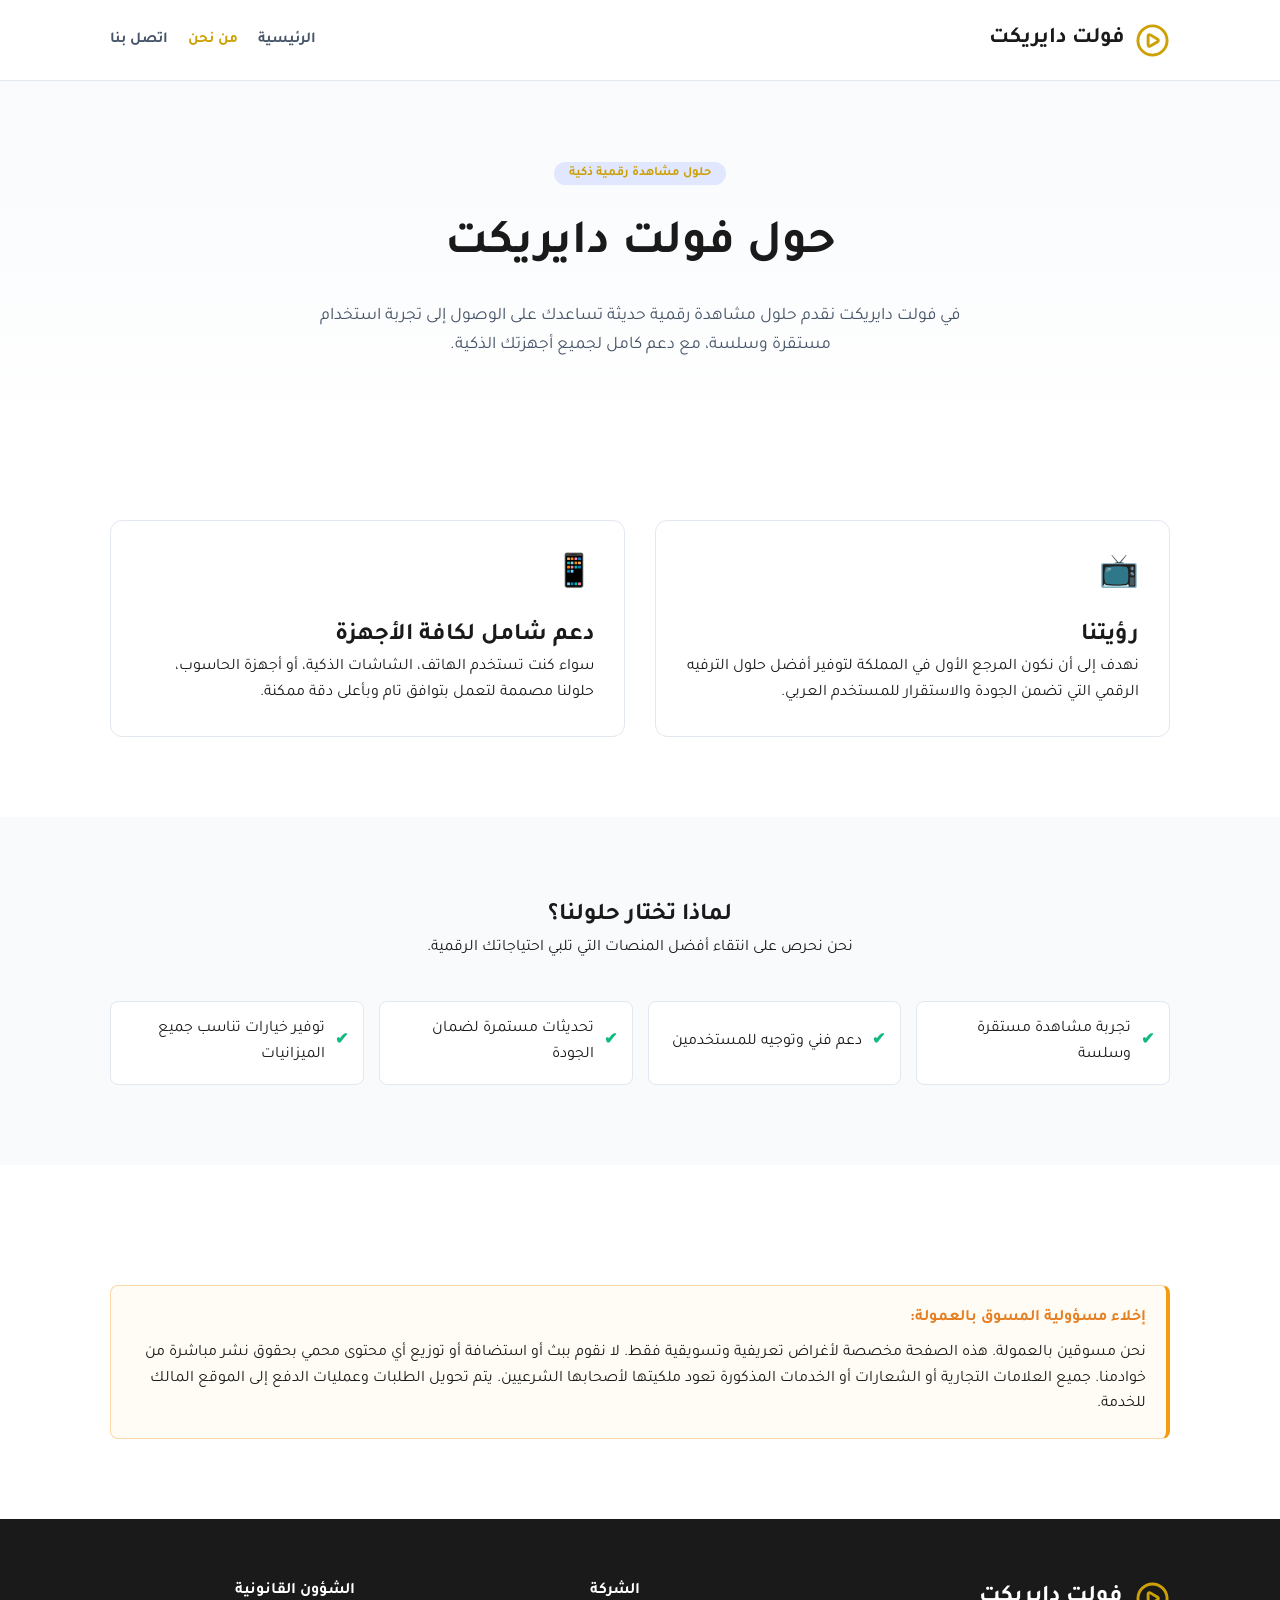
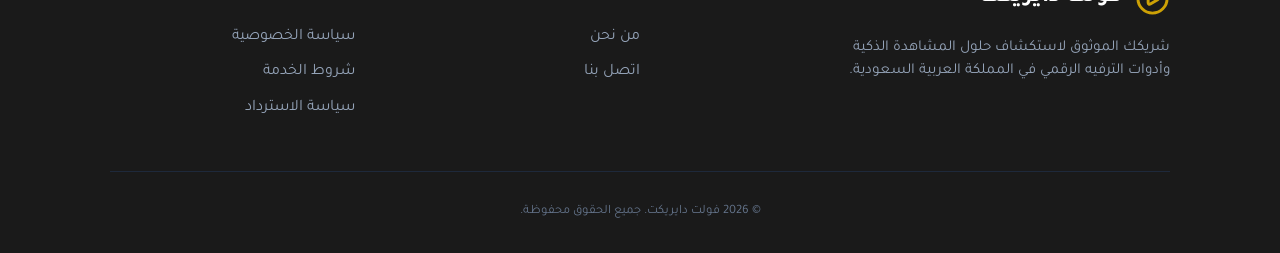
<file: pages/about-us.html>
<!DOCTYPE html>
<html lang="ar" dir="rtl">
<head>
    <meta charset="UTF-8">
    <meta name="viewport" content="width=device-width, initial-scale=1.0">
    <title>من نحن — فولت دايريكت</title>
    <link rel="icon" type="image/x-icon" href="../assets/Favicon.webp">
    
    <link rel="preconnect" href="https://fonts.googleapis.com">
    <link rel="preconnect" href="https://fonts.gstatic.com" crossorigin>
    <link href="https://fonts.googleapis.com/css2?family=Tajawal:wght@400;500;700;800&display=swap" rel="stylesheet">
    
    <link rel="stylesheet" href="../assets/style.css">

    <style>
        /* تطبيق خط Tajawal على كامل الصفحة */
        body {
            font-family: 'Tajawal', sans-serif !important;
        }
        h1, h2, h3, h4, .vv-logo, .vv-nav a {
            font-family: 'Tajawal', sans-serif !important;
            font-weight: 700;
        }
    </style>
</head>
<body>

<header class="vv-header">
    <div class="vv-container vv-header-inner">
        <a href="../" class="vv-logo">
            <img src="../assets/Logo.svg" alt="فولت دايريكت">
            <span>فولت دايريكت</span>
        </a>
        <nav class="vv-nav">
            <a href="../">الرئيسية</a>
            <a href="./about-us" class="active">من نحن</a>
            <a href="./contact-us">اتصل بنا</a>
        </nav>
    </div>
</header>

<main>
    <section class="vv-hero">
        <div class="vv-container">
            <span class="vv-badge">حلول مشاهدة رقمية ذكية</span>
            <h1>حول فولت دايريكت</h1>
            <p>في فولت دايريكت نقدم حلول مشاهدة رقمية حديثة تساعدك على الوصول إلى تجربة استخدام مستقرة وسلسة، مع دعم كامل لجميع أجهزتك الذكية.</p>
        </div>
    </section>

    <section class="vv-section">
        <div class="vv-container vv-grid-2">
            <div class="vv-card-simple">
                <div class="vv-icon-box">📺</div>
                <h2>رؤيتنا</h2>
                <p>نهدف إلى أن نكون المرجع الأول في المملكة لتوفير أفضل حلول الترفيه الرقمي التي تضمن الجودة والاستقرار للمستخدم العربي.</p>
            </div>
            <div class="vv-card-simple">
                <div class="vv-icon-box">📱</div>
                <h2>دعم شامل لكافة الأجهزة</h2>
                <p>سواء كنت تستخدم الهاتف، الشاشات الذكية، أو أجهزة الحاسوب، حلولنا مصممة لتعمل بتوافق تام وبأعلى دقة ممكنة.</p>
            </div>
        </div>
    </section>

    <section class="vv-section vv-bg-light">
        <div class="vv-container">
            <div class="vv-section-header">
                <h2>لماذا تختار حلولنا؟</h2>
                <p>نحن نحرص على انتقاء أفضل المنصات التي تلبي احتياجاتك الرقمية.</p>
            </div>
            <div class="vv-features-grid">
                <div class="vv-feature-item"><span class="vv-check">✔</span><p>تجربة مشاهدة مستقرة وسلسة</p></div>
                <div class="vv-feature-item"><span class="vv-check">✔</span><p>دعم فني وتوجيه للمستخدمين</p></div>
                <div class="vv-feature-item"><span class="vv-check">✔</span><p>تحديثات مستمرة لضمان الجودة</p></div>
                <div class="vv-feature-item"><span class="vv-check">✔</span><p>توفير خيارات تناسب جميع الميزانيات</p></div>
            </div>
        </div>
    </section>

    <section class="vv-section">
        <div class="vv-container vv-narrow-content">
            <div class="vv-disclaimer" style="border-right: 4px solid #f39c12; background: #fffcf5; padding: 20px; border-radius: 8px;">
                <div class="vv-disclaimer-title" style="color: #e67e22; font-weight: bold; margin-bottom: 10px;">إخلاء مسؤولية المسوق بالعمولة:</div>
                <p>نحن مسوقين بالعمولة. هذه الصفحة مخصصة لأغراض تعريفية وتسويقية فقط. لا نقوم ببث أو استضافة أو توزيع أي محتوى محمي بحقوق نشر مباشرة من خوادمنا. جميع العلامات التجارية أو الشعارات أو الخدمات المذكورة تعود ملكيتها لأصحابها الشرعيين. يتم تحويل الطلبات وعمليات الدفع إلى الموقع المالك للخدمة.</p>
            </div>
        </div>
    </section>
</main>

<footer class="vv-footer">
    <div class="vv-container vv-footer-inner">
        <div class="vv-footer-grid">
            <div class="vv-footer-main">
                <div class="vv-footer-brand">
                    <img src="../assets/Logo.svg" alt="شعار فولت دايريكت"> 
                    <span>فولت دايريكت</span>
                </div>
                <p class="vv-footer-text">شريكك الموثوق لاستكشاف حلول المشاهدة الذكية وأدوات الترفيه الرقمي في المملكة العربية السعودية.</p>
            </div>
            <div class="vv-footer-col">
                <h4>الشركة</h4>
                <a href="./about-us">من نحن</a>
                <a href="./contact-us">اتصل بنا</a>
            </div>
            <div class="vv-footer-col">
                <h4>الشؤون القانونية</h4>
                <a href="./privacy-policy">سياسة الخصوصية</a>
                <a href="./terms-of-service">شروط الخدمة</a>
                <a href="./refund-policy">سياسة الاسترداد</a>
            </div>
        </div>
        <div class="vv-footer-bottom">
            © 2026 فولت دايريكت. جميع الحقوق محفوظة.
        </div>
    </div>
</footer>

</body>
</html>
</file>
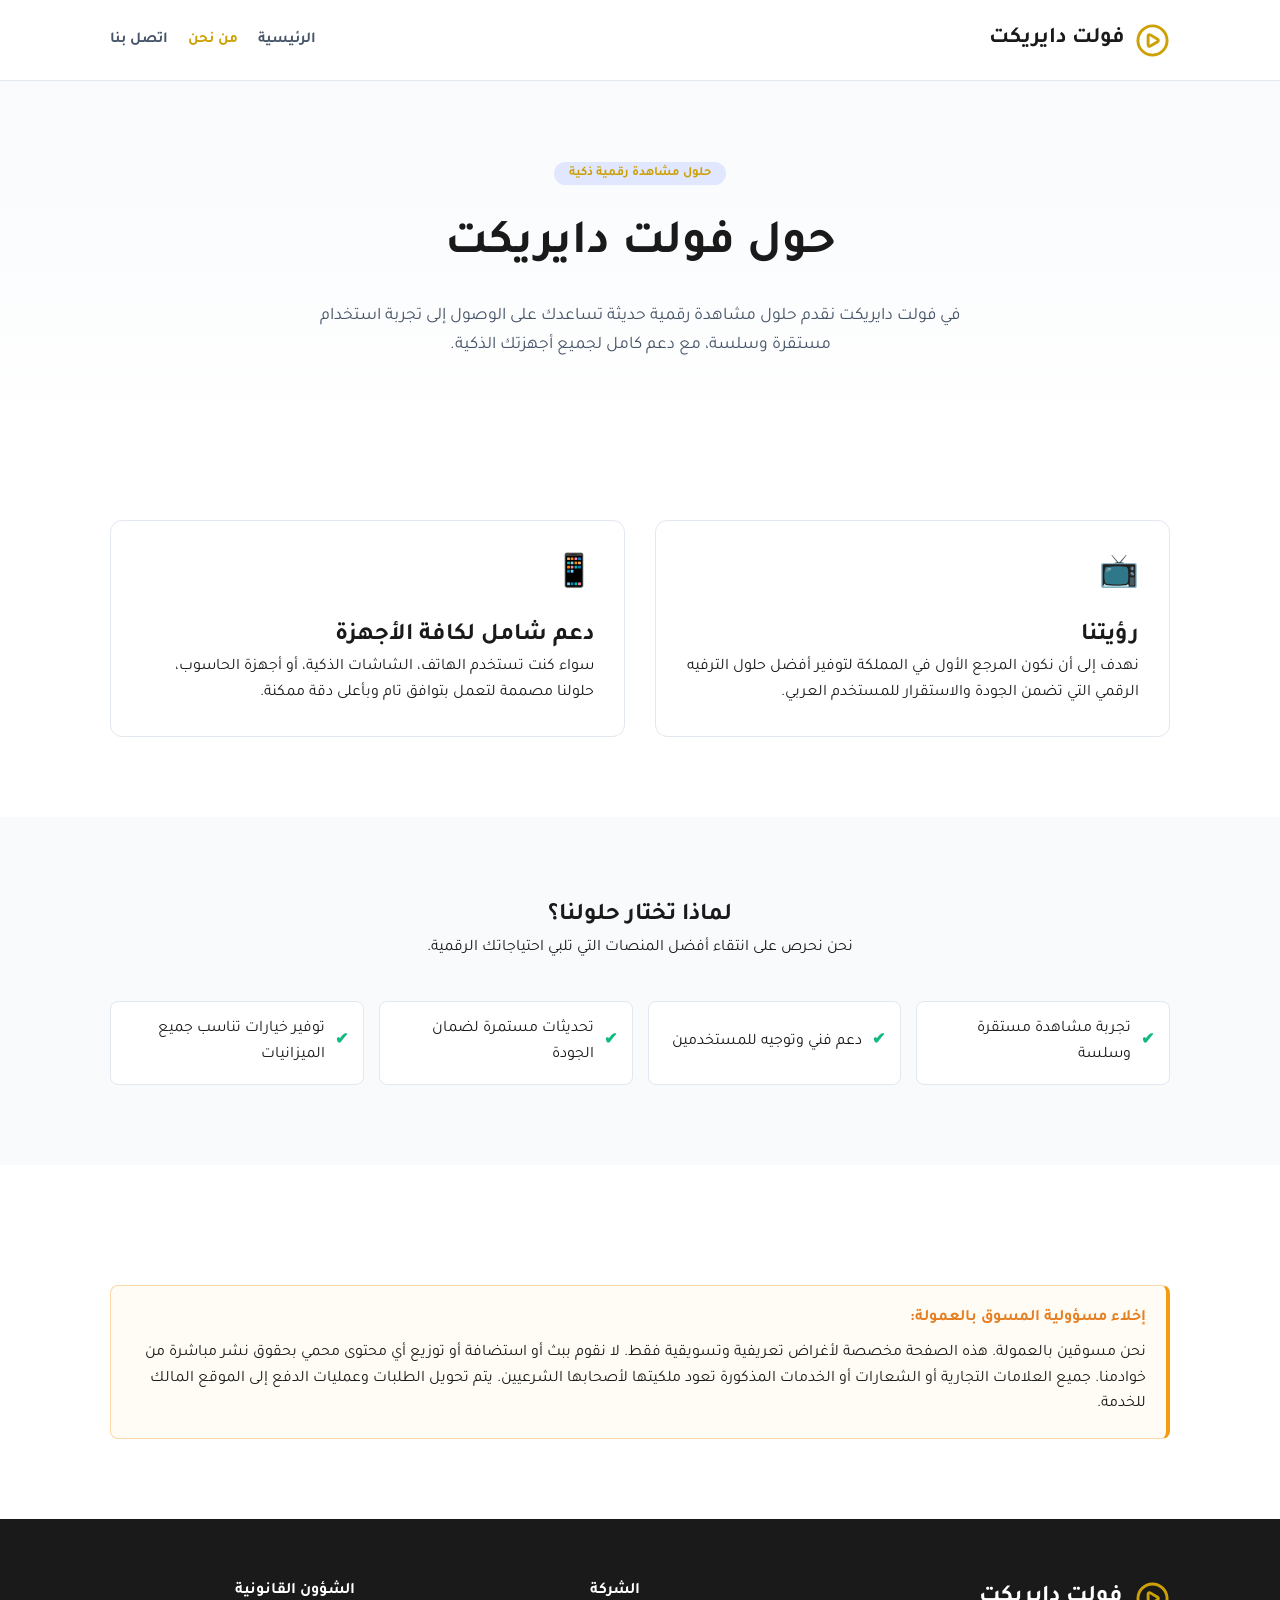
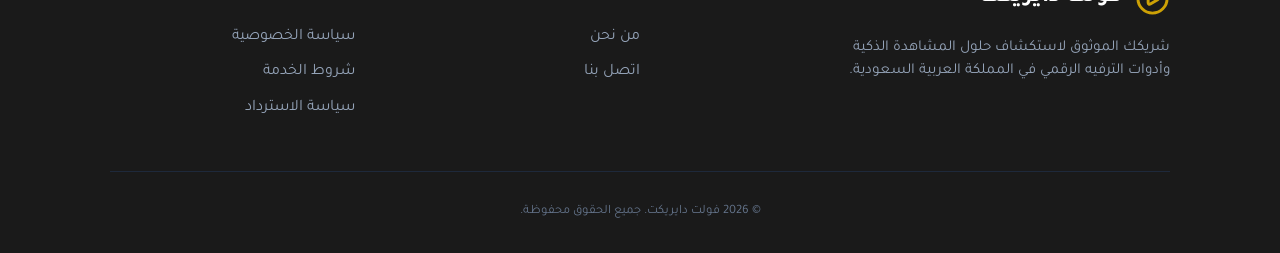
<file: pages/about.html>
<!DOCTYPE html>
<html lang="ar" dir="rtl">
<head>
    <meta charset="UTF-8">
    <meta name="viewport" content="width=device-width, initial-scale=1.0">
    <title>من نحن — فولت دايريكت</title>
    <link rel="icon" type="image/x-icon" href="../assets/Favicon.webp">
    
    <link rel="preconnect" href="https://fonts.googleapis.com">
    <link rel="preconnect" href="https://fonts.gstatic.com" crossorigin>
    <link href="https://fonts.googleapis.com/css2?family=Tajawal:wght@400;500;700;800&display=swap" rel="stylesheet">
    
    <link rel="stylesheet" href="../assets/style.css">

    <style>
        /* تطبيق خط Tajawal على كامل الصفحة */
        body {
            font-family: 'Tajawal', sans-serif !important;
        }
        h1, h2, h3, h4, .vv-logo, .vv-nav a {
            font-family: 'Tajawal', sans-serif !important;
            font-weight: 700;
        }
    </style>
</head>
<body>

<header class="vv-header">
    <div class="vv-container vv-header-inner">
        <a href="../" class="vv-logo">
            <img src="../assets/Logo.svg" alt="فولت دايريكت">
            <span>فولت دايريكت</span>
        </a>
        <nav class="vv-nav">
            <a href="../">الرئيسية</a>
            <a href="./about-us" class="active">من نحن</a>
            <a href="./contact-us">اتصل بنا</a>
        </nav>
    </div>
</header>

<main>
    <section class="vv-hero">
        <div class="vv-container">
            <span class="vv-badge">حلول مشاهدة رقمية ذكية</span>
            <h1>حول فولت دايريكت</h1>
            <p>في فولت دايريكت نقدم حلول مشاهدة رقمية حديثة تساعدك على الوصول إلى تجربة استخدام مستقرة وسلسة، مع دعم كامل لجميع أجهزتك الذكية.</p>
        </div>
    </section>

    <section class="vv-section">
        <div class="vv-container vv-grid-2">
            <div class="vv-card-simple">
                <div class="vv-icon-box">📺</div>
                <h2>رؤيتنا</h2>
                <p>نهدف إلى أن نكون المرجع الأول في المملكة لتوفير أفضل حلول الترفيه الرقمي التي تضمن الجودة والاستقرار للمستخدم العربي.</p>
            </div>
            <div class="vv-card-simple">
                <div class="vv-icon-box">📱</div>
                <h2>دعم شامل لكافة الأجهزة</h2>
                <p>سواء كنت تستخدم الهاتف، الشاشات الذكية، أو أجهزة الحاسوب، حلولنا مصممة لتعمل بتوافق تام وبأعلى دقة ممكنة.</p>
            </div>
        </div>
    </section>

    <section class="vv-section vv-bg-light">
        <div class="vv-container">
            <div class="vv-section-header">
                <h2>لماذا تختار حلولنا؟</h2>
                <p>نحن نحرص على انتقاء أفضل المنصات التي تلبي احتياجاتك الرقمية.</p>
            </div>
            <div class="vv-features-grid">
                <div class="vv-feature-item"><span class="vv-check">✔</span><p>تجربة مشاهدة مستقرة وسلسة</p></div>
                <div class="vv-feature-item"><span class="vv-check">✔</span><p>دعم فني وتوجيه للمستخدمين</p></div>
                <div class="vv-feature-item"><span class="vv-check">✔</span><p>تحديثات مستمرة لضمان الجودة</p></div>
                <div class="vv-feature-item"><span class="vv-check">✔</span><p>توفير خيارات تناسب جميع الميزانيات</p></div>
            </div>
        </div>
    </section>

    <section class="vv-section">
        <div class="vv-container vv-narrow-content">
            <div class="vv-disclaimer" style="border-right: 4px solid #f39c12; background: #fffcf5; padding: 20px; border-radius: 8px;">
                <div class="vv-disclaimer-title" style="color: #e67e22; font-weight: bold; margin-bottom: 10px;">إخلاء مسؤولية المسوق بالعمولة:</div>
                <p>نحن مسوقين بالعمولة. هذه الصفحة مخصصة لأغراض تعريفية وتسويقية فقط. لا نقوم ببث أو استضافة أو توزيع أي محتوى محمي بحقوق نشر مباشرة من خوادمنا. جميع العلامات التجارية أو الشعارات أو الخدمات المذكورة تعود ملكيتها لأصحابها الشرعيين. يتم تحويل الطلبات وعمليات الدفع إلى الموقع المالك للخدمة.</p>
            </div>
        </div>
    </section>
</main>

<footer class="vv-footer">
    <div class="vv-container vv-footer-inner">
        <div class="vv-footer-grid">
            <div class="vv-footer-main">
                <div class="vv-footer-brand">
                    <img src="../assets/Logo.svg" alt="شعار فولت دايريكت"> 
                    <span>فولت دايريكت</span>
                </div>
                <p class="vv-footer-text">شريكك الموثوق لاستكشاف حلول المشاهدة الذكية وأدوات الترفيه الرقمي في المملكة العربية السعودية.</p>
            </div>
            <div class="vv-footer-col">
                <h4>الشركة</h4>
                <a href="./about-us">من نحن</a>
                <a href="./contact-us">اتصل بنا</a>
            </div>
            <div class="vv-footer-col">
                <h4>الشؤون القانونية</h4>
                <a href="./privacy-policy">سياسة الخصوصية</a>
                <a href="./terms-of-service">شروط الخدمة</a>
                <a href="./refund-policy">سياسة الاسترداد</a>
            </div>
        </div>
        <div class="vv-footer-bottom">
            © 2026 فولت دايريكت. جميع الحقوق محفوظة.
        </div>
    </div>
</footer>

</body>
</html>
</file>
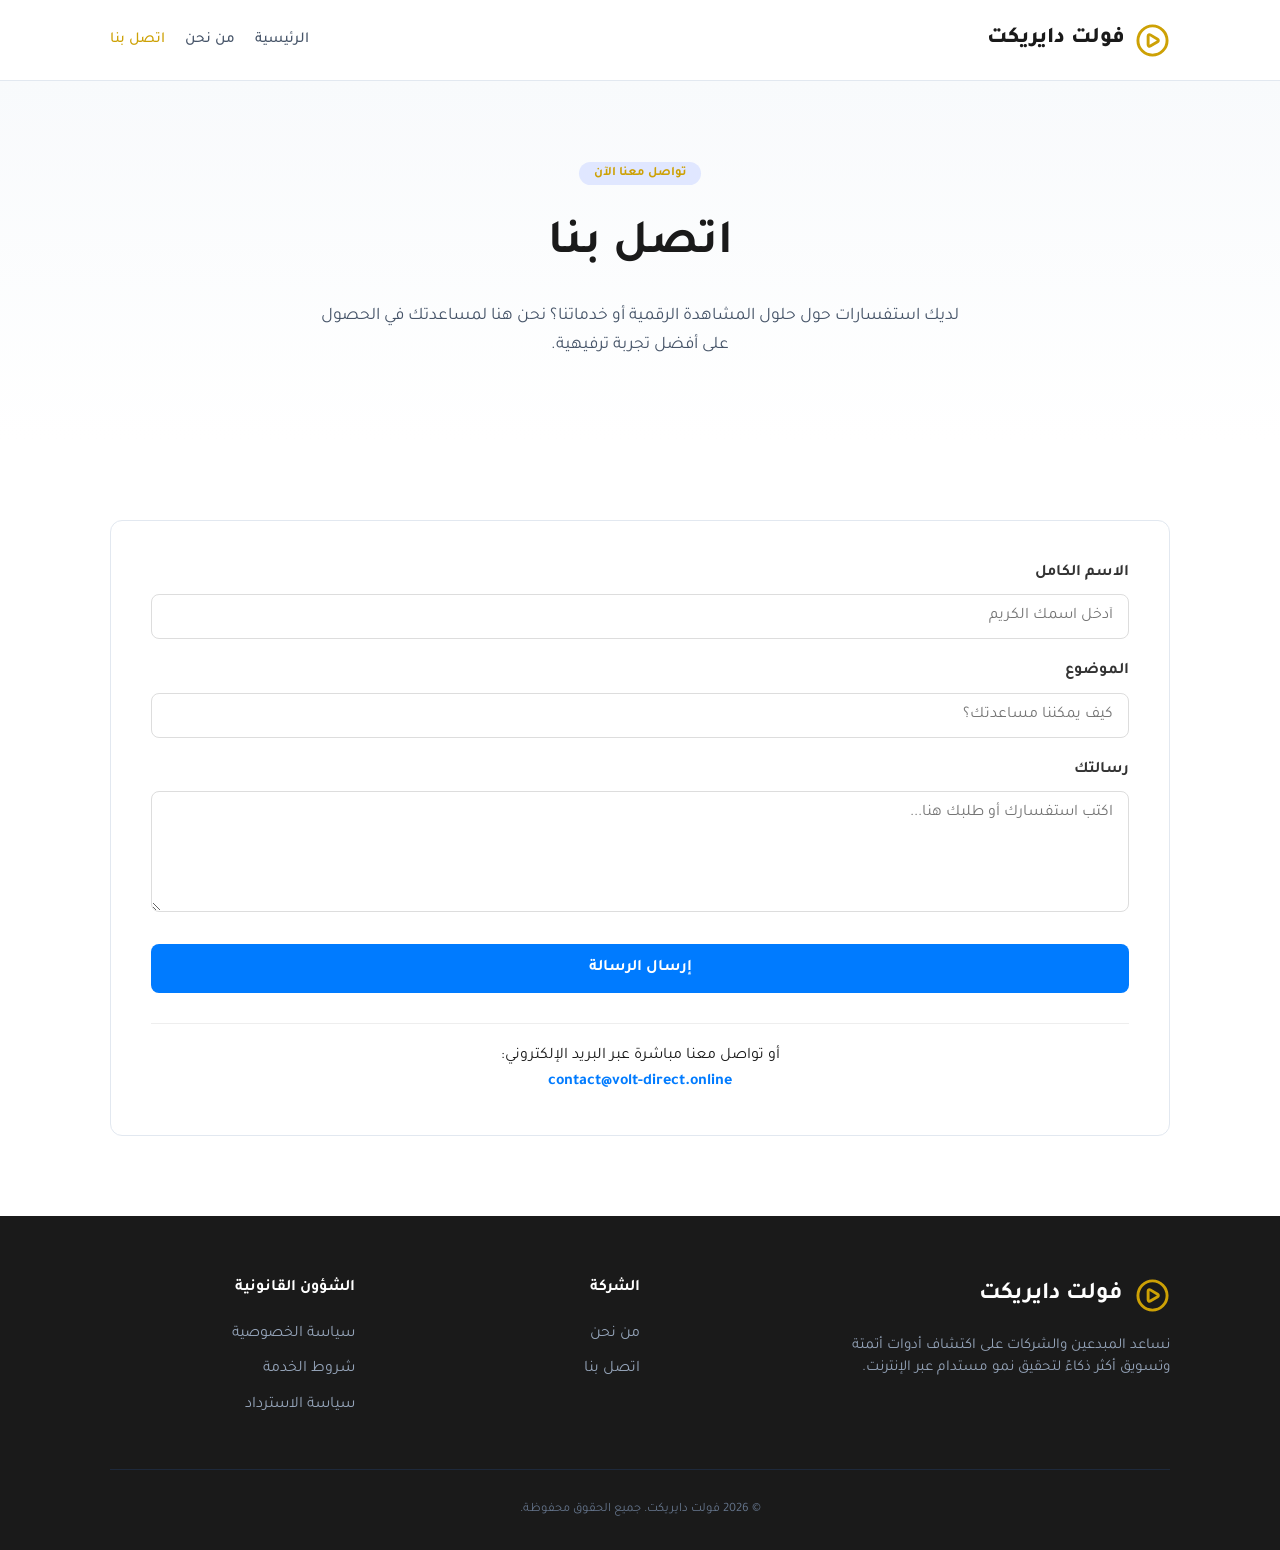
<file: pages/contact-us.html>
<!DOCTYPE html>
<html lang="ar" dir="rtl">
<head>
    <meta charset="UTF-8">
    <meta name="viewport" content="width=device-width, initial-scale=1.0">
    <title>اتصل بنا — فولت دايريكت</title>
    <link rel="icon" type="image/x-icon" href="../assets/Favicon.webp">
    
    <link rel="preconnect" href="https://fonts.googleapis.com">
    <link rel="preconnect" href="https://fonts.gstatic.com" crossorigin>
    <link href="https://fonts.googleapis.com/css2?family=Tajawal:wght@400;500;700;800&display=swap" rel="stylesheet">
    
    <link rel="stylesheet" href="../assets/style.css">
    
    <style>
        /* تطبيق خط Tajawal على كامل الصفحة */
        body {
            font-family: 'Tajawal', sans-serif !important;
        }

        /* تنسيقات إضافية مخصصة للفورم لجعله جذاباً */
        .vv-form-group { margin-bottom: 20px; text-align: right; }
        .vv-form-group label { display: block; margin-bottom: 8px; font-weight: 600; color: #333; }
        .vv-input { 
            width: 100%; padding: 12px 15px; border: 1px solid #ddd; border-radius: 8px; 
            font-size: 16px; transition: border-color 0.3s ease; box-sizing: border-box;
            font-family: 'Tajawal', sans-serif;
        }
        .vv-input:focus { border-color: #007bff; outline: none; box-shadow: 0 0 5px rgba(0,123,255,0.1); }
        .vv-submit-btn {
            background: #007bff; color: white; border: none; padding: 15px 30px; 
            border-radius: 8px; font-size: 16px; font-weight: 600; cursor: pointer; 
            width: 100%; transition: background 0.3s ease;
            font-family: 'Tajawal', sans-serif;
        }
        .vv-submit-btn:hover { background: #0056b3; }
        
        #success-message {
            display: none; background: #d4edda; color: #155724; padding: 15px;
            border-radius: 8px; margin-top: 20px; text-align: center; border: 1px solid #c3e6cb;
        }
        .vv-contact-info { margin-top: 30px; padding-top: 20px; border-top: 1px solid #eee; text-align: center; }
        .vv-contact-email { color: #007bff; font-weight: 700; text-decoration: none; }
    </style>
</head>
<body>

<header class="vv-header">
    <div class="vv-container vv-header-inner">
        <a href="../" class="vv-logo">
            <img src="../assets/Logo.svg" alt="شعار فولت دايريكت">
            <span>فولت دايريكت</span>
        </a>
        <nav class="vv-nav">
            <a href="../">الرئيسية</a>
            <a href="./about-us">من نحن</a>
            <a href="./contact-us" class="active">اتصل بنا</a>
        </nav>
    </div>
</header>

<main>
    <section class="vv-hero">
        <div class="vv-container">
            <span class="vv-badge">تواصل معنا الآن</span>
            <h1>اتصل بنا</h1>
            <p>لديك استفسارات حول حلول المشاهدة الرقمية أو خدماتنا؟ نحن هنا لمساعدتك في الحصول على أفضل تجربة ترفيهية.</p>
        </div>
    </section>

    <section class="vv-section">
        <div class="vv-container vv-narrow-content">
            <div class="vv-card-simple" style="padding: 40px;">
                
                <form id="contactForm" onsubmit="handleFormSubmit(event)">
                    <div class="vv-form-group">
                        <label for="name">الاسم الكامل</label>
                        <input type="text" id="name" class="vv-input" placeholder="أدخل اسمك الكريم" required>
                    </div>
                    
                    <div class="vv-form-group">
                        <label for="subject">الموضوع</label>
                        <input type="text" id="subject" class="vv-input" placeholder="كيف يمكننا مساعدتك؟" required>
                    </div>
                    
                    <div class="vv-form-group">
                        <label for="message">رسالتك</label>
                        <textarea id="message" class="vv-input" rows="5" placeholder="اكتب استفسارك أو طلبك هنا..." required></textarea>
                    </div>
                    
                    <button type="submit" id="submitBtn" class="vv-submit-btn">إرسال الرسالة</button>
                </form>

                <div id="success-message">
                    ✅ شكرًا لك! تم إرسال رسالتك بنجاح. سنقوم بالرد عليك في أقرب وقت ممكن.
                </div>

                <div class="vv-contact-info">
                    <p>أو تواصل معنا مباشرة عبر البريد الإلكتروني:</p>
                    <a href="mailto:contact@volt-direct.online" class="vv-contact-email">contact@volt-direct.online</a>
                </div>

            </div>
        </div>
    </section>
</main>

<footer class="vv-footer">
    <div class="vv-container vv-footer-inner">
        <div class="vv-footer-grid">
            <div class="vv-footer-main">
                <div class="vv-footer-brand">
                    <img src="../assets/Logo.svg" alt="شعار فولت دايريكت"> 
                    <span>فولت دايريكت</span>
                </div>
                <p class="vv-footer-text">نساعد المبدعين والشركات على اكتشاف أدوات أتمتة وتسويق أكثر ذكاءً لتحقيق نمو مستدام عبر الإنترنت.</p>
            </div>
            <div class="vv-footer-col">
                <h4>الشركة</h4>
                <a href="./about-us">من نحن</a>
                <a href="./contact-us" class="active">اتصل بنا</a>
            </div>
            <div class="vv-footer-col">
                <h4>الشؤون القانونية</h4>
                <a href="./privacy-policy">سياسة الخصوصية</a>
                <a href="./terms-of-service">شروط الخدمة</a>
                <a href="./refund-policy">سياسة الاسترداد</a>
            </div>
        </div>
        <div class="vv-footer-bottom">
            © 2026 فولت دايريكت. جميع الحقوق محفوظة.
        </div>
    </div>
</footer>

<script>
    function handleFormSubmit(event) {
        event.preventDefault(); // منع الصفحة من إعادة التحميل
        
        const btn = document.getElementById('submitBtn');
        const form = document.getElementById('contactForm');
        const successMsg = document.getElementById('success-message');
        
        // تغيير حالة الزر أثناء "الإرسال" باللغة العربية
        btn.innerHTML = 'جاري الإرسال...';
        btn.style.opacity = '0.7';
        btn.disabled = true;

        // مهلة بسيطة (أقل من ثانية) لمحاكاة الإرسال
        setTimeout(() => {
            form.style.display = 'none'; // إخفاء الفورم
            successMsg.style.display = 'block'; // إظهار رسالة النجاح
        }, 800);
    }
</script>

</body>

</html>
</file>
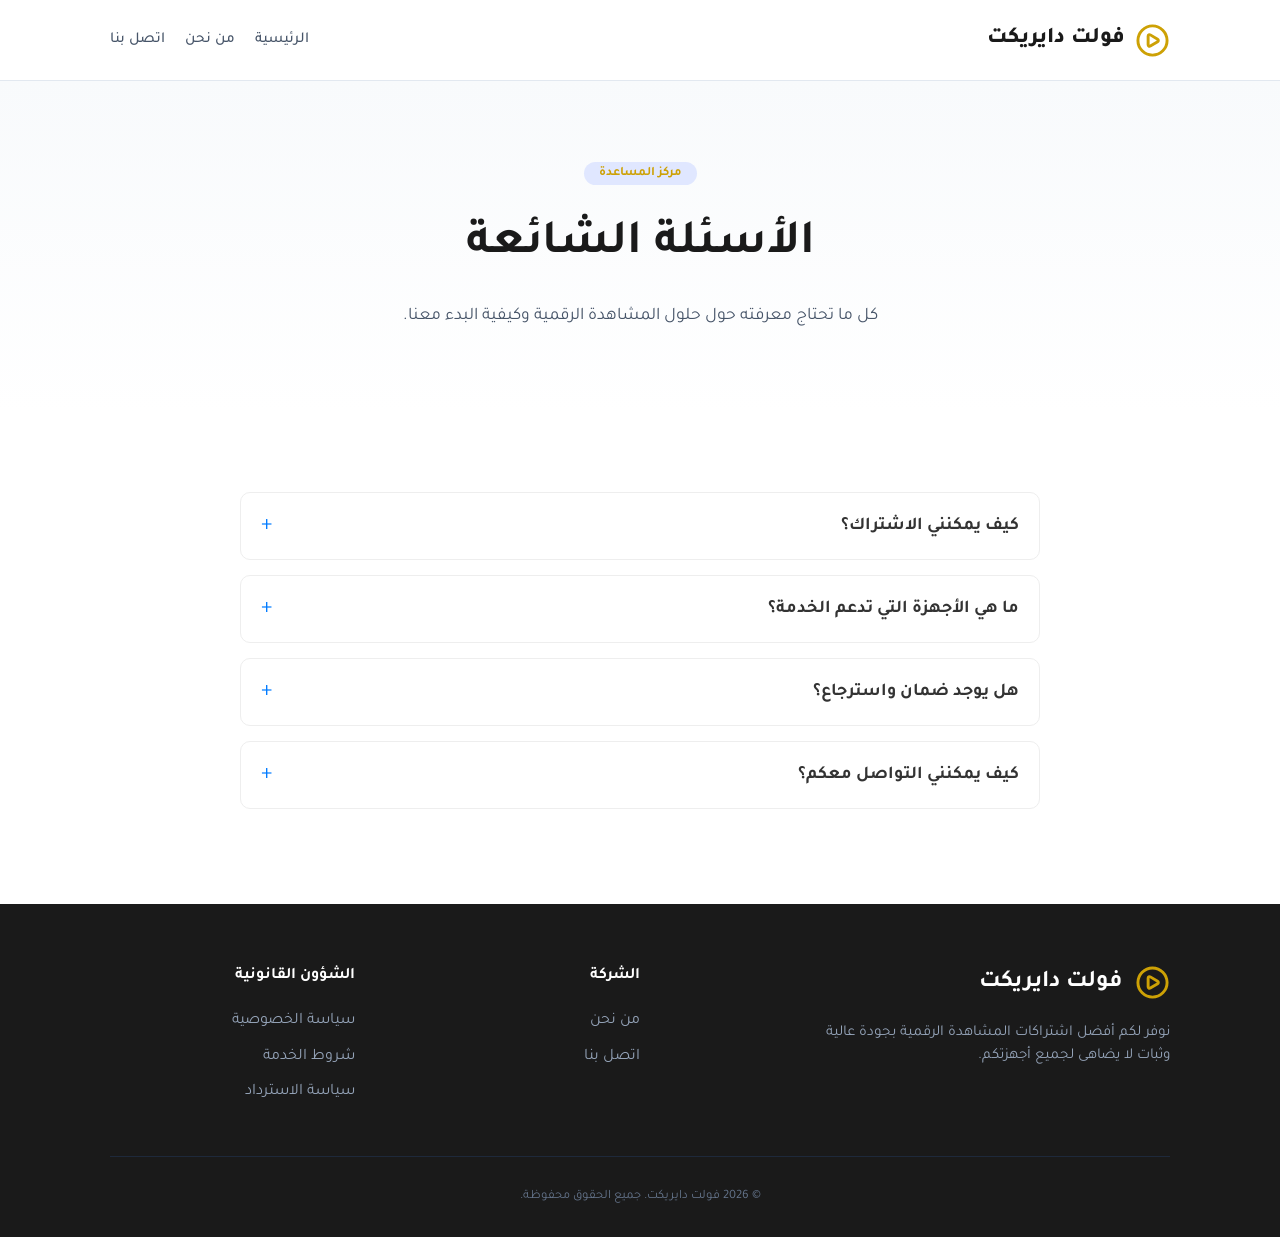
<file: pages/faq.html>
<!DOCTYPE html>
<html lang="ar" dir="rtl">
<head>
    <meta charset="UTF-8">
    <meta name="viewport" content="width=device-width, initial-scale=1.0">
    <title>الأسئلة الشائعة — فولت دايريكت</title>
    <link rel="icon" type="image/x-icon" href="../assets/Favicon.webp">
    
    <link rel="preconnect" href="https://fonts.googleapis.com">
    <link rel="preconnect" href="https://fonts.gstatic.com" crossorigin>
    <link href="https://fonts.googleapis.com/css2?family=Tajawal:wght@400;500;700;800&display=swap" rel="stylesheet">
    
    <link rel="stylesheet" href="../assets/style.css">
    
    <style>
        body {
            font-family: 'Tajawal', sans-serif !important;
        }

        .vv-faq-container {
            max-width: 800px;
            margin: 0 auto;
        }

        .vv-faq-item {
            background: #fff;
            border: 1px solid #eee;
            border-radius: 10px;
            margin-bottom: 15px;
            overflow: hidden;
            transition: all 0.3s ease;
        }

        .vv-faq-item.active {
            border-color: #007bff;
            box-shadow: 0 4px 12px rgba(0,0,0,0.05);
        }

        .vv-faq-question {
            width: 100%;
            background: none;
            border: none;
            display: flex;
            justify-content: space-between;
            align-items: center;
            padding: 20px;
            cursor: pointer;
            text-align: right;
            font-family: 'Tajawal', sans-serif;
            font-size: 18px;
            font-weight: 700;
            color: #333;
            outline: none;
        }

        .vv-faq-question:hover {
            background-color: #fafafa;
        }

        .vv-faq-icon {
            font-size: 22px;
            font-weight: 400;
            color: #007bff;
            transition: transform 0.3s ease;
            display: inline-block;
            margin-right: 15px; /* مسافة بسيطة من النص في حالة الـ RTL */
        }

        .vv-faq-item.active .vv-faq-icon {
            transform: rotate(45deg);
        }

        .vv-faq-answer {
            max-height: 0;
            overflow: hidden;
            transition: max-height 0.4s cubic-bezier(0.4, 0, 0.2, 1);
            background-color: #fff;
        }

        .vv-faq-item.active .vv-faq-answer {
            max-height: 500px; /* سعة كافية للنص */
        }

        .vv-faq-answer-inner {
            padding: 0 20px 20px 20px;
            color: #555;
            line-height: 1.8;
            font-size: 16px;
        }
    </style>
</head>
<body>

<header class="vv-header">
    <div class="vv-container vv-header-inner">
        <a href="../" class="vv-logo">
            <img src="../assets/Logo.svg" alt="فولت دايريكت">
            <span>فولت دايريكت</span>
        </a>
        <nav class="vv-nav">
            <a href="../">الرئيسية</a>
            <a href="./about-us">من نحن</a>
            <a href="./contact-us">اتصل بنا</a>
        </nav>
    </div>
</header>

<main>
    <section class="vv-hero">
        <div class="vv-container">
            <span class="vv-badge">مركز المساعدة</span>
            <h1>الأسئلة الشائعة</h1>
            <p>كل ما تحتاج معرفته حول حلول المشاهدة الرقمية وكيفية البدء معنا.</p>
        </div>
    </section>

    <section class="vv-section">
        <div class="vv-container vv-narrow-content">
            <div class="vv-faq-container">
                
                <div class="vv-faq-item">
                    <button class="vv-faq-question">
                        <span>كيف يمكنني الاشتراك؟</span>
                        <span class="vv-faq-icon">+</span>
                    </button>
                    <div class="vv-faq-answer">
                        <div class="vv-faq-answer-inner">
                            <p>عملية الاشتراك سهلة للغاية. قم بالنقر على زر "استكشاف الخيارات المتاحة" في أعلى الصفحة أو "اشترك الآن"، وسينقلك ذلك إلى المتجر الرسمي حيث يمكنك اختيار الباقة المناسبة لك وإتمام عملية الدفع بأمان.</p>
                        </div>
                    </div>
                </div>

                <div class="vv-faq-item">
                    <button class="vv-faq-question">
                        <span>ما هي الأجهزة التي تدعم الخدمة؟</span>
                        <span class="vv-faq-icon">+</span>
                    </button>
                    <div class="vv-faq-answer">
                        <div class="vv-faq-answer-inner">
                            <p>خدمتنا تدعم مجموعة واسعة من الأجهزة بما في ذلك: شاشات التلفزيون الذكية (Smart TV)، أجهزة أندرويد بوكس، الهواتف الذكية (أندرويد و آيفون)، الأجهزة اللوحية (آيباد وتابلت)، وأجهزة الكمبيوتر (ويندوز وماك).</p>
                        </div>
                    </div>
                </div>

                <div class="vv-faq-item">
                    <button class="vv-faq-question">
                        <span>هل يوجد ضمان واسترجاع؟</span>
                        <span class="vv-faq-icon">+</span>
                    </button>
                    <div class="vv-faq-answer">
                        <div class="vv-faq-answer-inner">
                            <p>نعم، موقع فولت دايريكت يضمن لك جودة الخدمة. في حالة واجهت مشكلة تقنية لا يمكن حلها أو لم تكن راضياً عن الخدمة وفقاً للشروط، يمكنك استرجاع أموالك. يرجى زيارة صفحة "سياسة الاسترداد" في تذييل الموقع لمزيد من التفاصيل.</p>
                        </div>
                    </div>
                </div>

                <div class="vv-faq-item">
                    <button class="vv-faq-question">
                        <span>كيف يمكنني التواصل معكم؟</span>
                        <span class="vv-faq-icon">+</span>
                    </button>
                    <div class="vv-faq-answer">
                        <div class="vv-faq-answer-inner">
                            <p>يمكنك التواصل معنا عبر البريد الإلكتروني الموضح في أسفل الصفحة (<a href="mailto:cobra.sa.plus@gmail.com" style="color:#007bff; text-decoration: none;">contact@cobra-direct.com</a>) وسيقوم فريق الدعم بالرد عليك في أقرب وقت ممكن.</p>
                        </div>
                    </div>
                </div>

            </div>
        </div>
    </section>
</main>

<footer class="vv-footer">
    <div class="vv-container vv-footer-inner">
        <div class="vv-footer-grid">
            <div class="vv-footer-main">
                <div class="vv-footer-brand">
                    <img src="../assets/Logo.svg" alt="شعار فولت دايريكت"> 
                    <span>فولت دايريكت</span>
                </div>
                <p class="vv-footer-text">نوفر لكم أفضل اشتراكات المشاهدة الرقمية بجودة عالية وثبات لا يضاهى لجميع أجهزتكم.</p>
            </div>
            <div class="vv-footer-col">
                <h4>الشركة</h4>
                <a href="./about-us">من نحن</a>
                <a href="./contact-us">اتصل بنا</a>
            </div>
            <div class="vv-footer-col">
                <h4>الشؤون القانونية</h4>
                <a href="./privacy-policy">سياسة الخصوصية</a>
                <a href="./terms-of-service">شروط الخدمة</a>
                <a href="./refund-policy">سياسة الاسترداد</a>
            </div>
        </div>
        <div class="vv-footer-bottom">
            © 2026 فولت دايريكت. جميع الحقوق محفوظة.
        </div>
    </div>
</footer>

<script>
    document.addEventListener('DOMContentLoaded', () => {
        const faqButtons = document.querySelectorAll('.vv-faq-question');
        
        faqButtons.forEach(button => {
            button.addEventListener('click', () => {
                const faqItem = button.parentElement;
                
                // إغلاق أي سؤال آخر مفتوح
                document.querySelectorAll('.vv-faq-item').forEach(item => {
                    if (item !== faqItem) {
                        item.classList.remove('active');
                    }
                });

                // تبديل حالة السؤال الحالي
                faqItem.classList.toggle('active');
            });
        });
    });
</script>

</body>

</html>
</file>
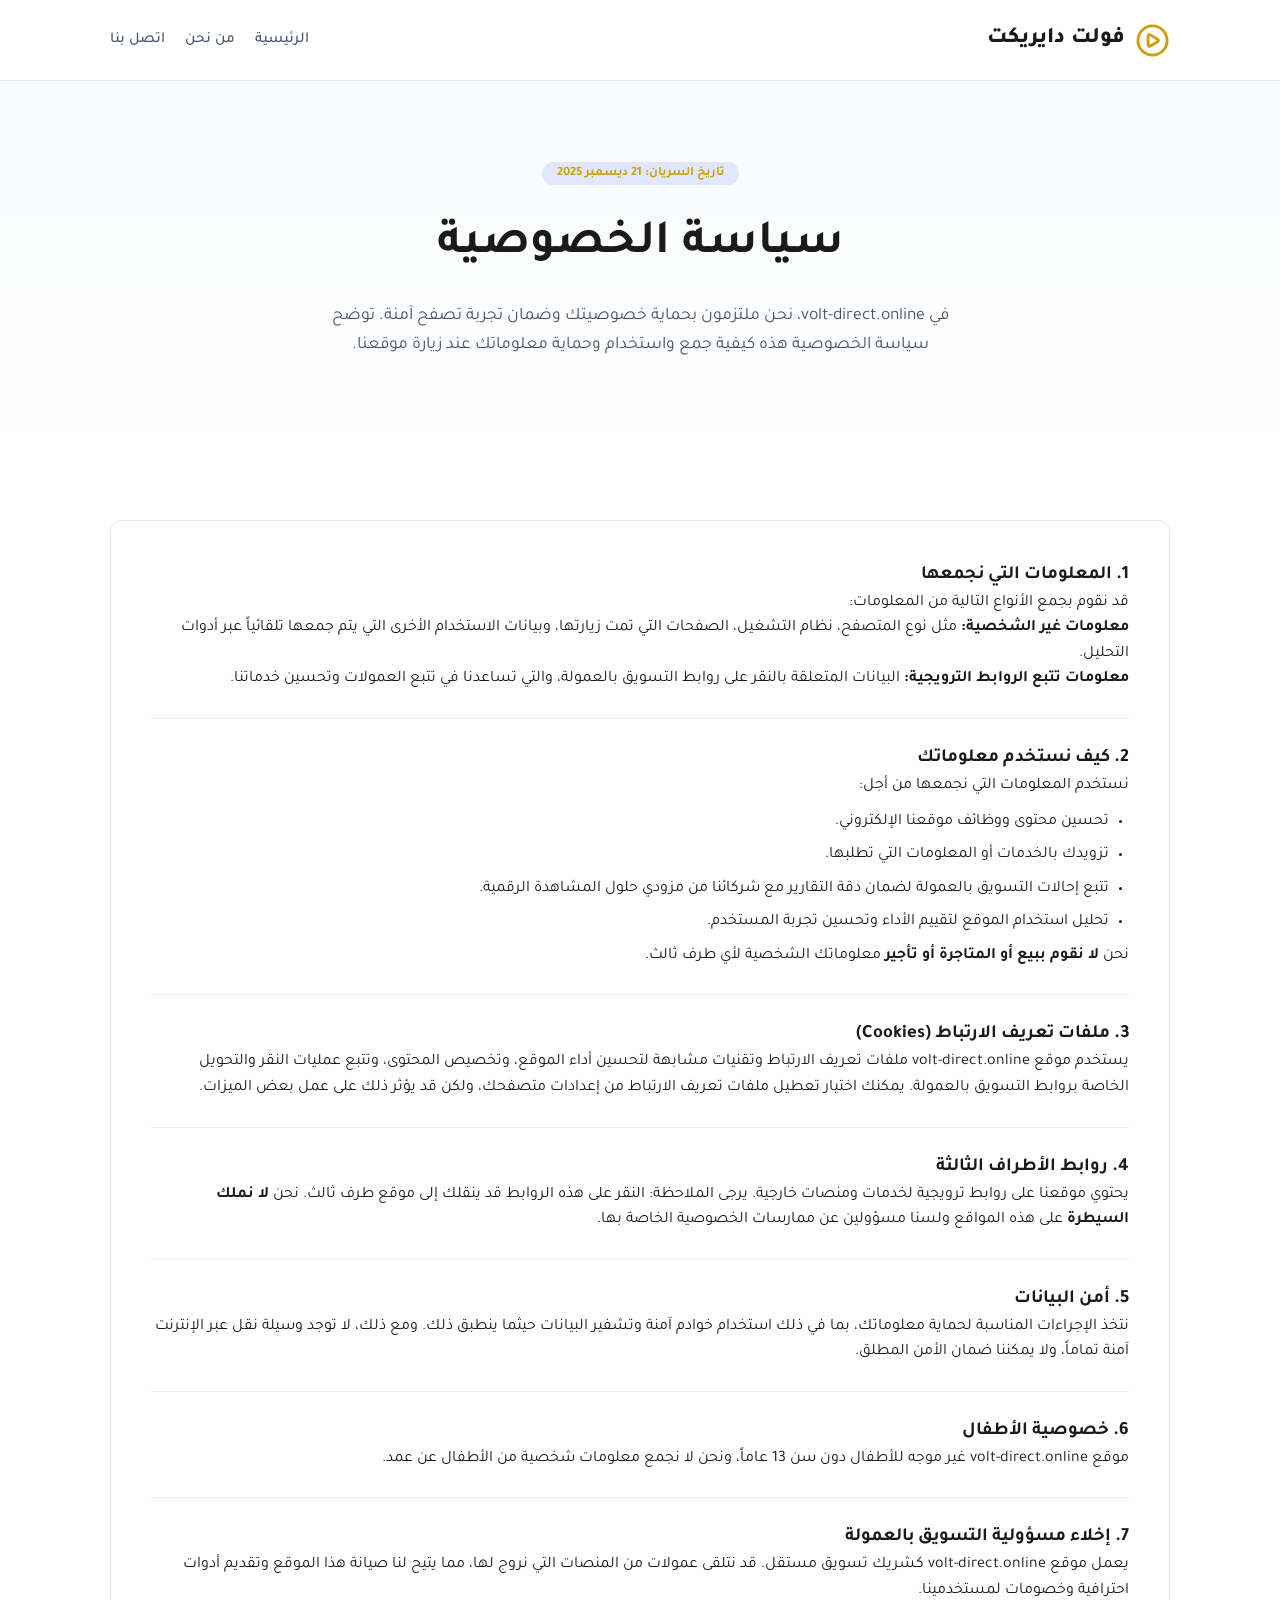
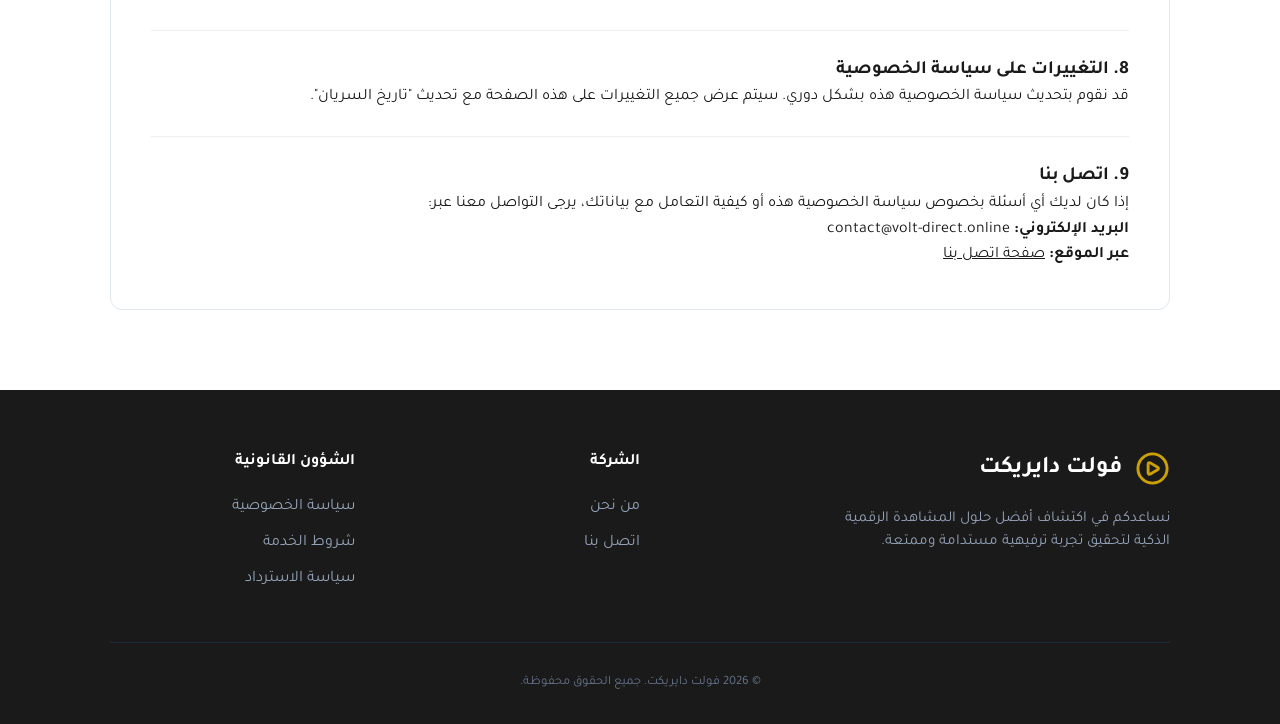
<file: pages/privacy-policy.html>
<!DOCTYPE html>
<html lang="ar" dir="rtl">
<head>
    <meta charset="UTF-8">
    <meta name="viewport" content="width=device-width, initial-scale=1.0">
    <title>سياسة الخصوصية — فولت دايريكت</title>
    <link rel="icon" type="image/x-icon" href="../assets/Favicon.webp">
    
    <link rel="preconnect" href="https://fonts.googleapis.com">
    <link rel="preconnect" href="https://fonts.gstatic.com" crossorigin>
    <link href="https://fonts.googleapis.com/css2?family=Tajawal:wght@400;500;700;800&display=swap" rel="stylesheet">
    
    <link rel="stylesheet" href="../assets/style.css">
    <style>
        /* تطبيق خط Tajawal */
        body {
            font-family: 'Tajawal', sans-serif !important;
        }
        h1, h2, h3, h4, .vv-logo, .vv-nav a {
            font-family: 'Tajawal', sans-serif !important;
        }
        /* ضبط القوائم للغة العربية */
        .vv-text-block ul {
            margin-right: 20px;
            margin-left: 0;
            margin-top: 10px;
        }
        .vv-text-block li {
            margin-bottom: 8px;
        }
    </style>
</head>
<body>

<header class="vv-header">
    <div class="vv-container vv-header-inner">
        <a href="../" class="vv-logo">
            <img src="../assets/Logo.svg" alt="شعار فولت دايريكت">
            <span>فولت دايريكت</span>
        </a>
        <nav class="vv-nav">
            <a href="../">الرئيسية</a>
            <a href="./about-us">من نحن</a>
            <a href="./contact-us">اتصل بنا</a>
        </nav>
    </div>
</header>

<main>
    <section class="vv-hero">
        <div class="vv-container">
            <span class="vv-badge">تاريخ السريان: 21 ديسمبر 2025</span>
            <h1>سياسة الخصوصية</h1>
            <p>في volt-direct.online، نحن ملتزمون بحماية خصوصيتك وضمان تجربة تصفح آمنة. توضح سياسة الخصوصية هذه كيفية جمع واستخدام وحماية معلوماتك عند زيارة موقعنا.</p>
        </div>
    </section>

    <section class="vv-section">
        <div class="vv-container vv-narrow-content">
            <div class="vv-card-simple" style="text-align: right; padding: 40px;">
                
                <div class="vv-text-block">
                    <h3>1. المعلومات التي نجمعها</h3>
                    <p>قد نقوم بجمع الأنواع التالية من المعلومات: <br>
                    <strong>معلومات غير الشخصية:</strong> مثل نوع المتصفح، نظام التشغيل، الصفحات التي تمت زيارتها، وبيانات الاستخدام الأخرى التي يتم جمعها تلقائياً عبر أدوات التحليل.<br>
                    <strong>معلومات تتبع الروابط الترويجية:</strong> البيانات المتعلقة بالنقر على روابط التسويق بالعمولة، والتي تساعدنا في تتبع العمولات وتحسين خدماتنا.</p>

                    <hr style="margin: 25px 0; border: 0; border-top: 1px solid #eee;">

                    <h3>2. كيف نستخدم معلوماتك</h3>
                    <p>نستخدم المعلومات التي نجمعها من أجل:
                    <ul>
                        <li>تحسين محتوى ووظائف موقعنا الإلكتروني.</li>
                        <li>تزويدك بالخدمات أو المعلومات التي تطلبها.</li>
                        <li>تتبع إحالات التسويق بالعمولة لضمان دقة التقارير مع شركائنا من مزودي حلول المشاهدة الرقمية.</li>
                        <li>تحليل استخدام الموقع لتقييم الأداء وتحسين تجربة المستخدم.</li>
                    </ul>
                    نحن <strong>لا نقوم ببيع أو المتاجرة أو تأجير</strong> معلوماتك الشخصية لأي طرف ثالث.</p>

                    <hr style="margin: 25px 0; border: 0; border-top: 1px solid #eee;">

                    <h3>3. ملفات تعريف الارتباط (Cookies)</h3>
                    <p>يستخدم موقع volt-direct.online ملفات تعريف الارتباط وتقنيات مشابهة لتحسين أداء الموقع، وتخصيص المحتوى، وتتبع عمليات النقر والتحويل الخاصة بروابط التسويق بالعمولة. يمكنك اختيار تعطيل ملفات تعريف الارتباط من إعدادات متصفحك، ولكن قد يؤثر ذلك على عمل بعض الميزات.</p>

                    <hr style="margin: 25px 0; border: 0; border-top: 1px solid #eee;">

                    <h3>4. روابط الأطراف الثالثة</h3>
                    <p>يحتوي موقعنا على روابط ترويجية لخدمات ومنصات خارجية. يرجى الملاحظة: النقر على هذه الروابط قد ينقلك إلى موقع طرف ثالث. نحن <strong>لا نملك السيطرة</strong> على هذه المواقع ولسنا مسؤولين عن ممارسات الخصوصية الخاصة بها.</p>

                    <hr style="margin: 25px 0; border: 0; border-top: 1px solid #eee;">

                    <h3>5. أمن البيانات</h3>
                    <p>نتخذ الإجراءات المناسبة لحماية معلوماتك، بما في ذلك استخدام خوادم آمنة وتشفير البيانات حيثما ينطبق ذلك. ومع ذلك، لا توجد وسيلة نقل عبر الإنترنت آمنة تماماً، ولا يمكننا ضمان الأمن المطلق.</p>

                    <hr style="margin: 25px 0; border: 0; border-top: 1px solid #eee;">

                    <h3>6. خصوصية الأطفال</h3>
                    <p>موقع volt-direct.online غير موجه للأطفال دون سن 13 عاماً، ونحن لا نجمع معلومات شخصية من الأطفال عن عمد.</p>

                    <hr style="margin: 25px 0; border: 0; border-top: 1px solid #eee;">

                    <h3>7. إخلاء مسؤولية التسويق بالعمولة</h3>
                    <p>يعمل موقع volt-direct.online كشريك تسويق مستقل. قد نتلقى عمولات من المنصات التي نروج لها، مما يتيح لنا صيانة هذا الموقع وتقديم أدوات احترافية وخصومات لمستخدمينا.</p>

                    <hr style="margin: 25px 0; border: 0; border-top: 1px solid #eee;">

                    <h3>8. التغييرات على سياسة الخصوصية</h3>
                    <p>قد نقوم بتحديث سياسة الخصوصية هذه بشكل دوري. سيتم عرض جميع التغييرات على هذه الصفحة مع تحديث "تاريخ السريان".</p>

                    <hr style="margin: 25px 0; border: 0; border-top: 1px solid #eee;">

                    <h3>9. اتصل بنا</h3>
                    <p>إذا كان لديك أي أسئلة بخصوص سياسة الخصوصية هذه أو كيفية التعامل مع بياناتك، يرجى التواصل معنا عبر:<br>
                    <strong>البريد الإلكتروني:</strong> contact@volt-direct.online<br>
                    <strong>عبر الموقع:</strong> <a href="./contact-us" style="color: inherit; text-decoration: underline;">صفحة اتصل بنا</a></p>
                </div>

            </div>
        </div>
    </section>
</main>

<footer class="vv-footer">
    <div class="vv-container vv-footer-inner">
        <div class="vv-footer-grid">
            <div class="vv-footer-main">
                <div class="vv-footer-brand">
                    <img src="../assets/Logo.svg" alt="شعار فولت دايريكت"> 
                    <span>فولت دايريكت</span>
                </div>
                <p class="vv-footer-text">نساعدكم في اكتشاف أفضل حلول المشاهدة الرقمية الذكية لتحقيق تجربة ترفيهية مستدامة وممتعة.</p>
            </div>
            <div class="vv-footer-col">
                <h4>الشركة</h4>
                <a href="./about-us">من نحن</a>
                <a href="./contact-us">اتصل بنا</a>
            </div>
            <div class="vv-footer-col">
                <h4>الشؤون القانونية</h4>
                <a href="./privacy-policy" class="active">سياسة الخصوصية</a>
                <a href="./terms-of-service">شروط الخدمة</a>
                <a href="./refund-policy">سياسة الاسترداد</a>
            </div>
        </div>
        <div class="vv-footer-bottom">
            © 2026 فولت دايريكت. جميع الحقوق محفوظة.
        </div>
    </div>
</footer>

</body>

</html>
</file>
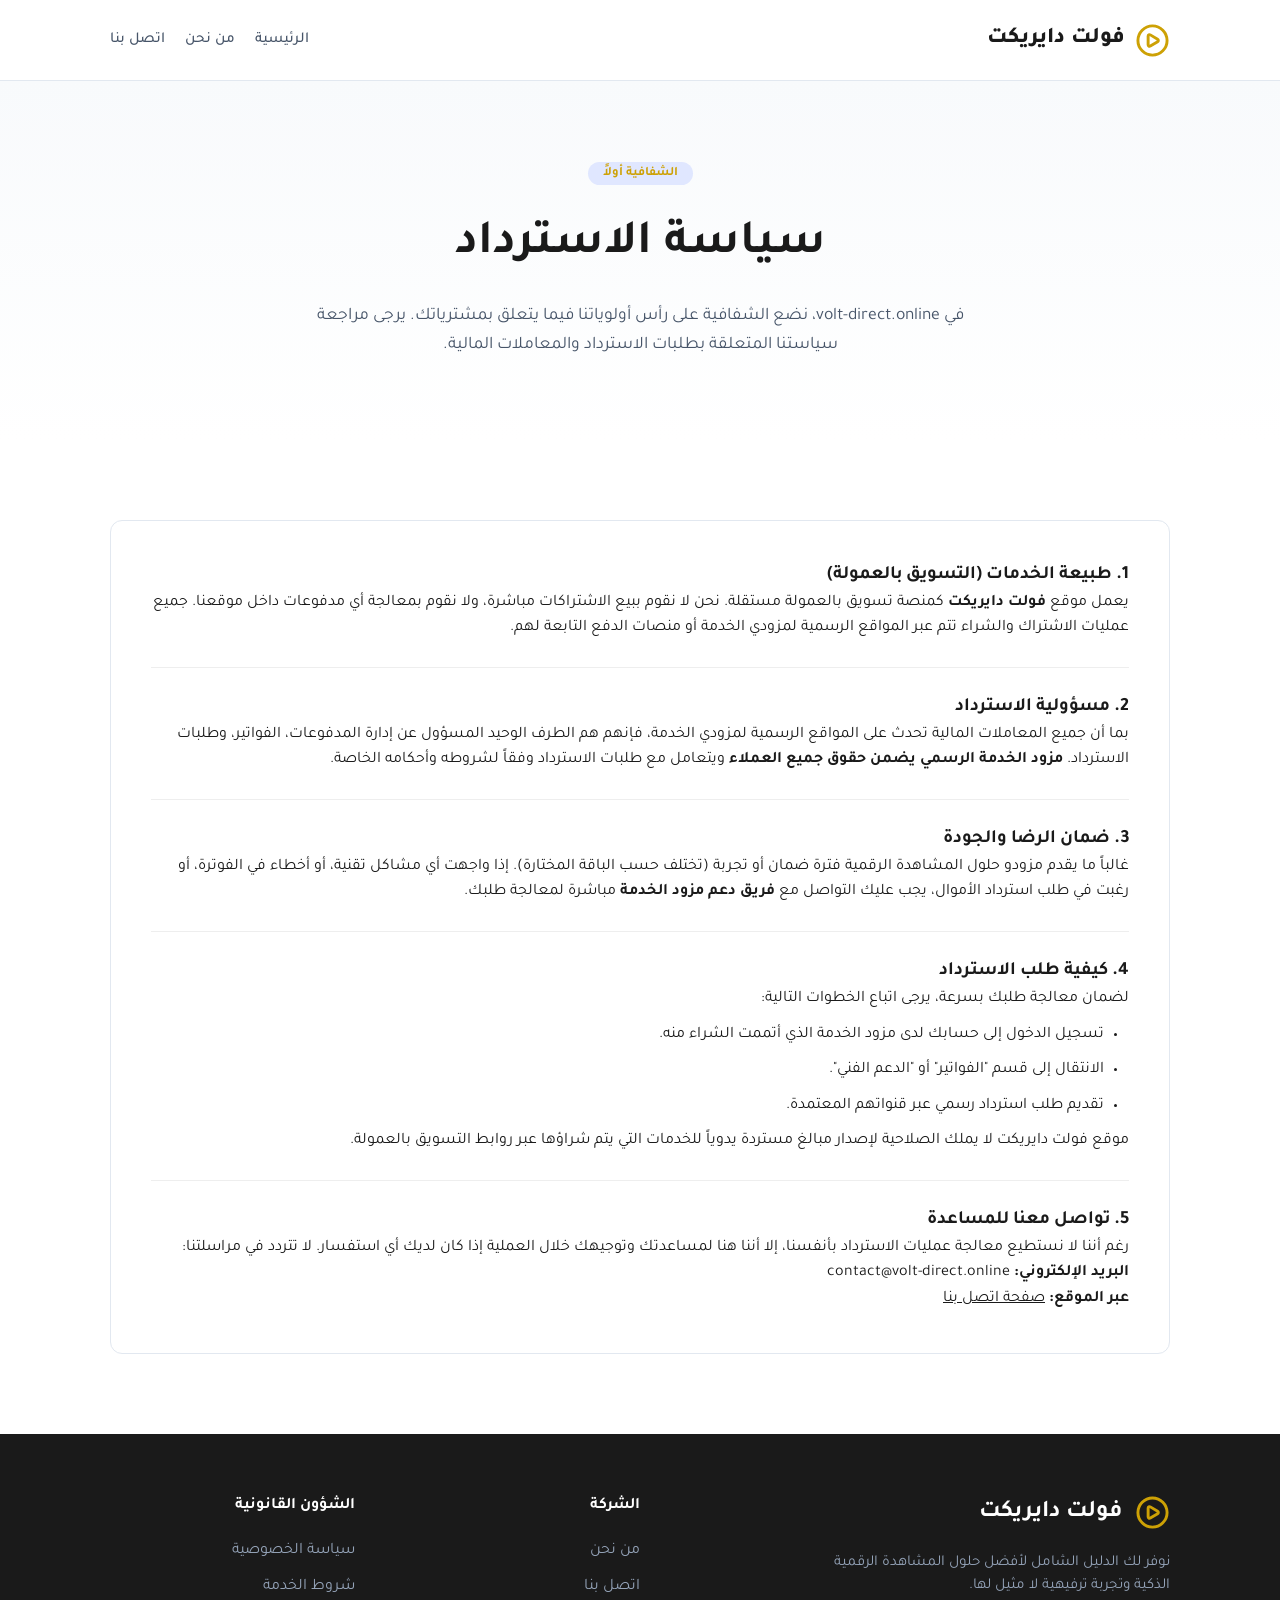
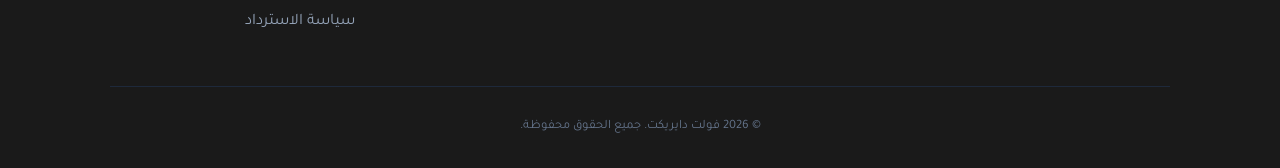
<file: pages/refund-policy.html>
<!DOCTYPE html>
<html lang="ar" dir="rtl">
<head>
    <meta charset="UTF-8">
    <meta name="viewport" content="width=device-width, initial-scale=1.0">
    <title>سياسة الاسترداد — فولت دايريكت</title>
    <link rel="icon" type="image/x-icon" href="../assets/Favicon.webp">
    
    <link rel="preconnect" href="https://fonts.googleapis.com">
    <link rel="preconnect" href="https://fonts.gstatic.com" crossorigin>
    <link href="https://fonts.googleapis.com/css2?family=Tajawal:wght@400;500;700;800&display=swap" rel="stylesheet">
    
    <link rel="stylesheet" href="../assets/style.css">
    <style>
        /* تطبيق خط Tajawal */
        body {
            font-family: 'Tajawal', sans-serif !important;
        }
        h1, h2, h3, h4, .vv-logo, .vv-nav a {
            font-family: 'Tajawal', sans-serif !important;
        }
        /* تنسيق القوائم للغة العربية */
        .vv-text-block ul {
            margin-right: 25px;
            margin-left: 0;
            margin-top: 10px;
        }
        .vv-text-block li {
            margin-bottom: 10px;
        }
    </style>
</head>
<body>

<header class="vv-header">
    <div class="vv-container vv-header-inner">
        <a href="../" class="vv-logo">
            <img src="../assets/Logo.svg" alt="شعار فولت دايريكت">
            <span>فولت دايريكت</span>
        </a>
        <nav class="vv-nav">
            <a href="../">الرئيسية</a>
            <a href="./about-us">من نحن</a>
            <a href="./contact-us">اتصل بنا</a>
        </nav>
    </div>
</header>

<main>
    <section class="vv-hero">
        <div class="vv-container">
            <span class="vv-badge">الشفافية أولاً</span>
            <h1>سياسة الاسترداد</h1>
            <p>في volt-direct.online، نضع الشفافية على رأس أولوياتنا فيما يتعلق بمشترياتك. يرجى مراجعة سياستنا المتعلقة بطلبات الاسترداد والمعاملات المالية.</p>
        </div>
    </section>

    <section class="vv-section">
        <div class="vv-container vv-narrow-content">
            <div class="vv-card-simple" style="text-align: right; padding: 40px;">
                
                <div class="vv-text-block">
                    <h3>1. طبيعة الخدمات (التسويق بالعمولة)</h3>
                    <p>يعمل موقع <strong>فولت دايريكت</strong> كمنصة تسويق بالعمولة مستقلة. نحن لا نقوم ببيع الاشتراكات مباشرة، ولا نقوم بمعالجة أي مدفوعات داخل موقعنا. جميع عمليات الاشتراك والشراء تتم عبر المواقع الرسمية لمزودي الخدمة أو منصات الدفع التابعة لهم.</p>

                    <hr style="margin: 25px 0; border: 0; border-top: 1px solid #eee;">

                    <h3>2. مسؤولية الاسترداد</h3>
                    <p>بما أن جميع المعاملات المالية تحدث على المواقع الرسمية لمزودي الخدمة، فإنهم هم الطرف الوحيد المسؤول عن إدارة المدفوعات، الفواتير، وطلبات الاسترداد. <strong>مزود الخدمة الرسمي يضمن حقوق جميع العملاء</strong> ويتعامل مع طلبات الاسترداد وفقاً لشروطه وأحكامه الخاصة.</p>

                    <hr style="margin: 25px 0; border: 0; border-top: 1px solid #eee;">

                    <h3>3. ضمان الرضا والجودة</h3>
                    <p>غالباً ما يقدم مزودو حلول المشاهدة الرقمية فترة ضمان أو تجربة (تختلف حسب الباقة المختارة). إذا واجهت أي مشاكل تقنية، أو أخطاء في الفوترة، أو رغبت في طلب استرداد الأموال، يجب عليك التواصل مع <strong>فريق دعم مزود الخدمة</strong> مباشرة لمعالجة طلبك.</p>

                    <hr style="margin: 25px 0; border: 0; border-top: 1px solid #eee;">

                    <h3>4. كيفية طلب الاسترداد</h3>
                    <p>لضمان معالجة طلبك بسرعة، يرجى اتباع الخطوات التالية:
                    <ul>
                        <li>تسجيل الدخول إلى حسابك لدى مزود الخدمة الذي أتممت الشراء منه.</li>
                        <li>الانتقال إلى قسم "الفواتير" أو "الدعم الفني".</li>
                        <li>تقديم طلب استرداد رسمي عبر قنواتهم المعتمدة.</li>
                    </ul>
                    موقع فولت دايريكت لا يملك الصلاحية لإصدار مبالغ مستردة يدوياً للخدمات التي يتم شراؤها عبر روابط التسويق بالعمولة.</p>

                    <hr style="margin: 25px 0; border: 0; border-top: 1px solid #eee;">

                    <h3>5. تواصل معنا للمساعدة</h3>
                    <p>رغم أننا لا نستطيع معالجة عمليات الاسترداد بأنفسنا، إلا أننا هنا لمساعدتك وتوجيهك خلال العملية إذا كان لديك أي استفسار. لا تتردد في مراسلتنا: <br>
                    <strong>البريد الإلكتروني:</strong> contact@volt-direct.online<br>
                    <strong>عبر الموقع:</strong> <a href="./contact-us" style="color: inherit; text-decoration: underline;">صفحة اتصل بنا</a></p>
                </div>

            </div>
        </div>
    </section>
</main>

<footer class="vv-footer">
    <div class="vv-container vv-footer-inner">
        <div class="vv-footer-grid">
            <div class="vv-footer-main">
                <div class="vv-footer-brand">
                    <img src="../assets/Logo.svg" alt="شعار فولت دايريكت"> 
                    <span>فولت دايريكت</span>
                </div>
                <p class="vv-footer-text">نوفر لك الدليل الشامل لأفضل حلول المشاهدة الرقمية الذكية وتجربة ترفيهية لا مثيل لها.</p>
            </div>
            <div class="vv-footer-col">
                <h4>الشركة</h4>
                <a href="./about-us">من نحن</a>
                <a href="./contact-us">اتصل بنا</a>
            </div>
            <div class="vv-footer-col">
                <h4>الشؤون القانونية</h4>
                <a href="./privacy-policy">سياسة الخصوصية</a>
                <a href="./terms-of-service">شروط الخدمة</a>
                <a href="./refund-policy" class="active">سياسة الاسترداد</a>
            </div>
        </div>
        <div class="vv-footer-bottom">
            © 2026 فولت دايريكت. جميع الحقوق محفوظة.
        </div>
    </div>
</footer>

</body>

</html>
</file>
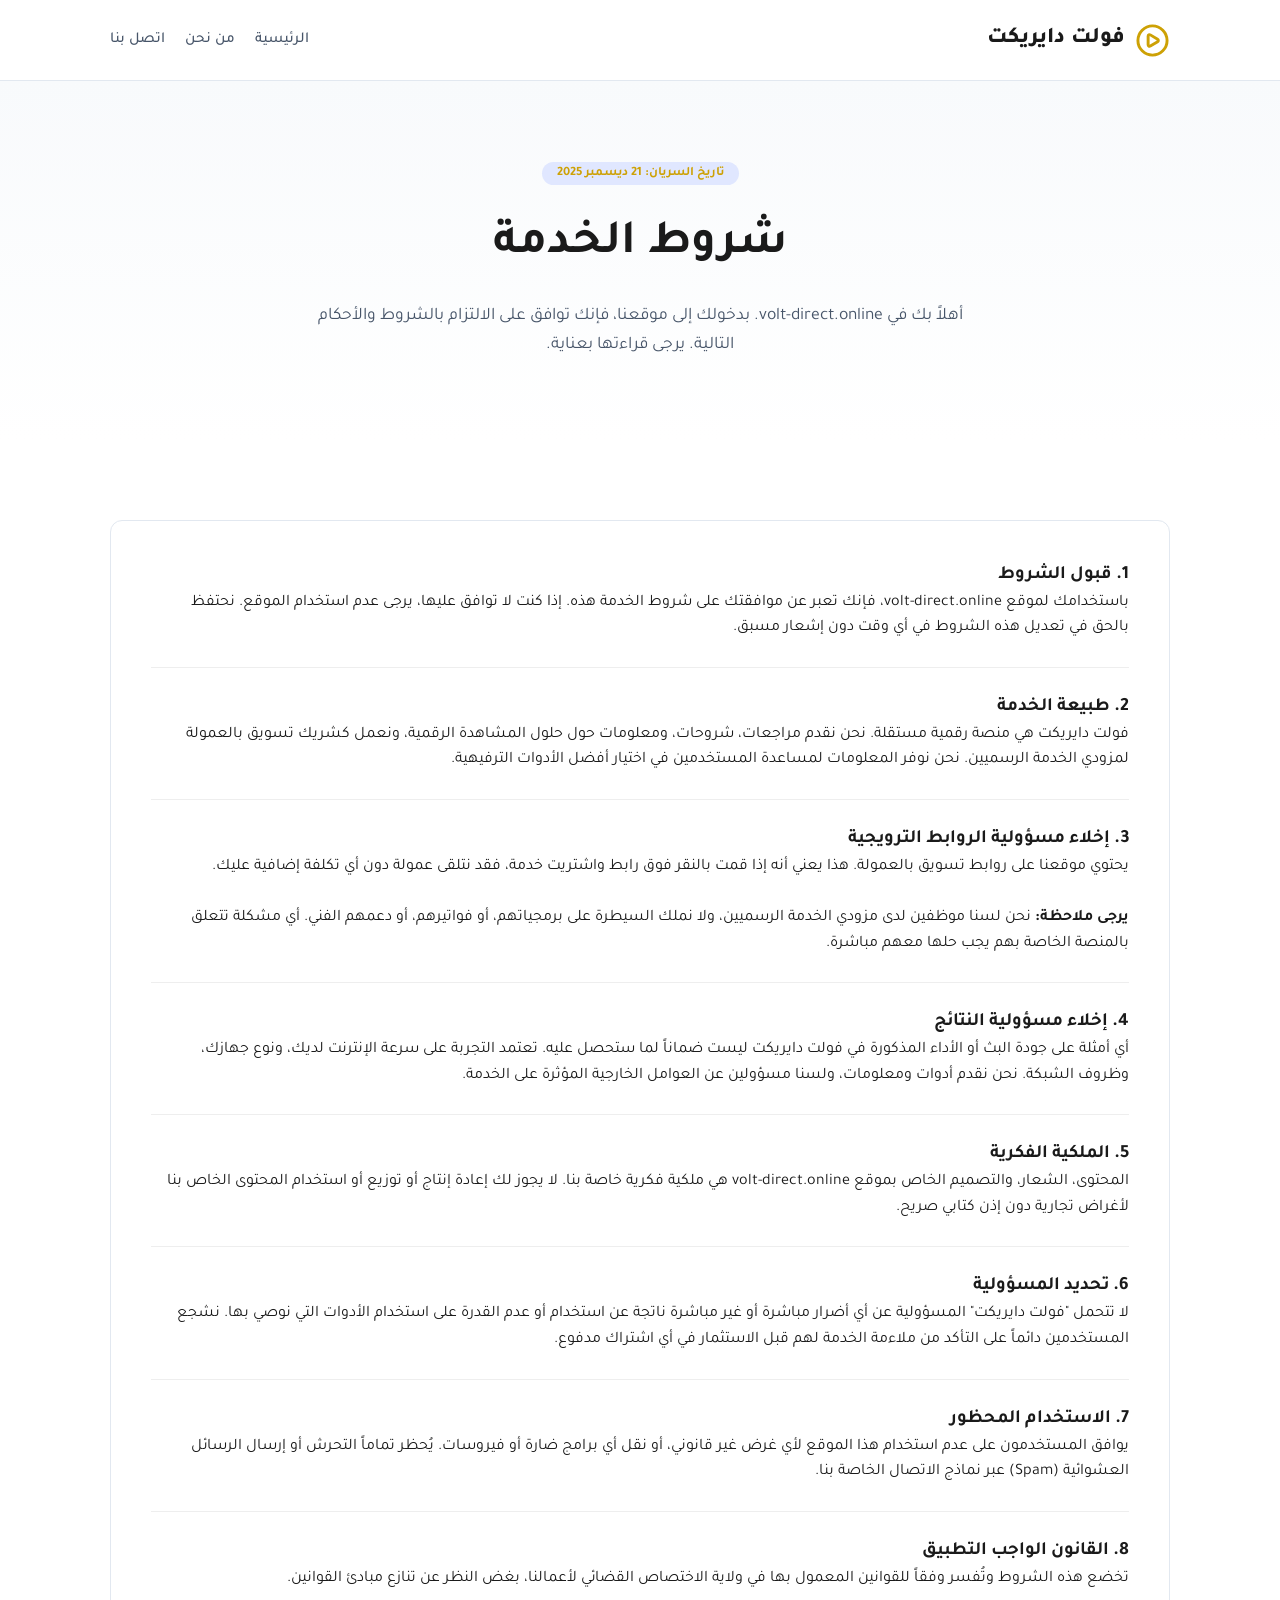
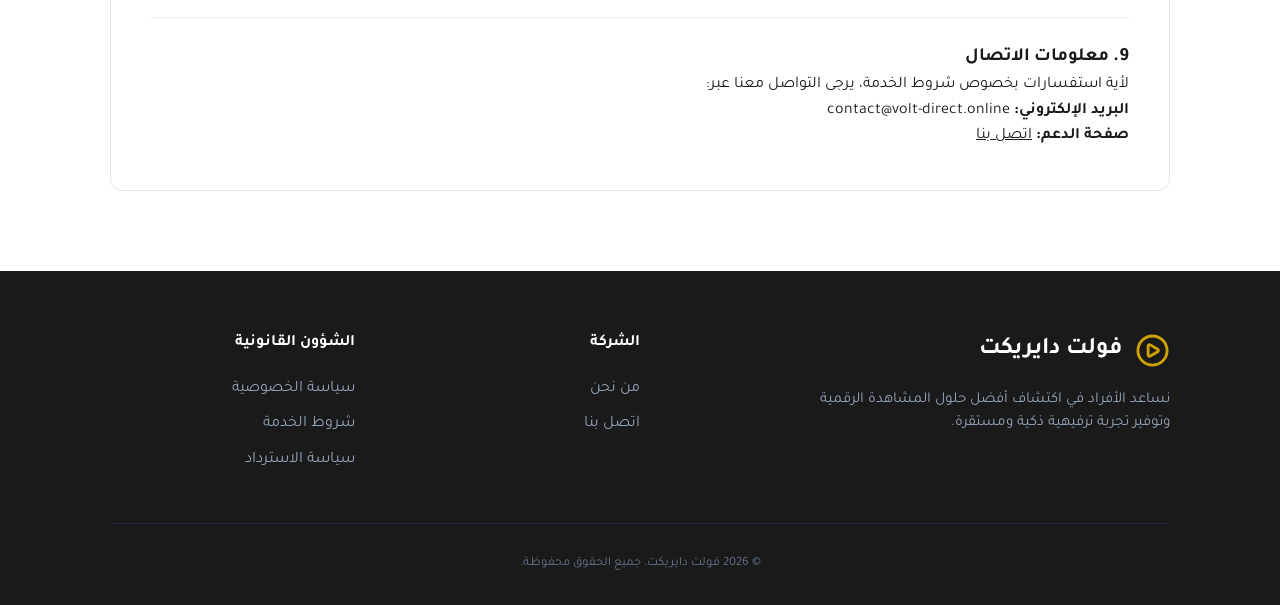
<file: pages/terms-of-service.html>
<!DOCTYPE html>
<html lang="ar" dir="rtl">
<head>
    <meta charset="UTF-8">
    <meta name="viewport" content="width=device-width, initial-scale=1.0">
    <title>شروط الخدمة — فولت دايريكت</title>
    <link rel="icon" type="image/x-icon" href="../assets/Favicon.webp">
    
    <link rel="preconnect" href="https://fonts.googleapis.com">
    <link rel="preconnect" href="https://fonts.gstatic.com" crossorigin>
    <link href="https://fonts.googleapis.com/css2?family=Tajawal:wght@400;500;700;800&display=swap" rel="stylesheet">
    
    <link rel="stylesheet" href="../assets/style.css">
    <style>
        /* تطبيق خط Tajawal */
        body {
            font-family: 'Tajawal', sans-serif !important;
        }
        h1, h2, h3, h4, .vv-logo, .vv-nav a {
            font-family: 'Tajawal', sans-serif !important;
        }
        /* ضبط المحاذاة لليمين */
        .vv-text-block {
            text-align: right;
        }
    </style>
</head>
<body>

<header class="vv-header">
    <div class="vv-container vv-header-inner">
        <a href="../" class="vv-logo">
            <img src="../assets/Logo.svg" alt="شعار فولت دايريكت">
            <span>فولت دايريكت</span>
        </a>
        <nav class="vv-nav">
            <a href="../">الرئيسية</a>
            <a href="./about-us">من نحن</a>
            <a href="./contact-us">اتصل بنا</a>
        </nav>
    </div>
</header>

<main>
    <section class="vv-hero">
        <div class="vv-container">
            <span class="vv-badge">تاريخ السريان: 21 ديسمبر 2025</span>
            <h1>شروط الخدمة</h1>
            <p>أهلاً بك في volt-direct.online. بدخولك إلى موقعنا، فإنك توافق على الالتزام بالشروط والأحكام التالية. يرجى قراءتها بعناية.</p>
        </div>
    </section>

    <section class="vv-section">
        <div class="vv-container vv-narrow-content">
            <div class="vv-card-simple" style="padding: 40px;">
                
                <div class="vv-text-block">
                    <h3>1. قبول الشروط</h3>
                    <p>باستخدامك لموقع volt-direct.online، فإنك تعبر عن موافقتك على شروط الخدمة هذه. إذا كنت لا توافق عليها، يرجى عدم استخدام الموقع. نحتفظ بالحق في تعديل هذه الشروط في أي وقت دون إشعار مسبق.</p>

                    <hr style="margin: 25px 0; border: 0; border-top: 1px solid #eee;">

                    <h3>2. طبيعة الخدمة</h3>
                    <p>فولت دايريكت هي منصة رقمية مستقلة. نحن نقدم مراجعات، شروحات، ومعلومات حول حلول المشاهدة الرقمية، ونعمل كشريك تسويق بالعمولة لمزودي الخدمة الرسميين. نحن نوفر المعلومات لمساعدة المستخدمين في اختيار أفضل الأدوات الترفيهية.</p>

                    <hr style="margin: 25px 0; border: 0; border-top: 1px solid #eee;">

                    <h3>3. إخلاء مسؤولية الروابط الترويجية</h3>
                    <p>يحتوي موقعنا على روابط تسويق بالعمولة. هذا يعني أنه إذا قمت بالنقر فوق رابط واشتريت خدمة، فقد نتلقى عمولة دون أي تكلفة إضافية عليك.
                    <br><br>
                    <strong>يرجى ملاحظة:</strong> نحن لسنا موظفين لدى مزودي الخدمة الرسميين، ولا نملك السيطرة على برمجياتهم، أو فواتيرهم، أو دعمهم الفني. أي مشكلة تتعلق بالمنصة الخاصة بهم يجب حلها معهم مباشرة.</p>

                    <hr style="margin: 25px 0; border: 0; border-top: 1px solid #eee;">

                    <h3>4. إخلاء مسؤولية النتائج</h3>
                    <p>أي أمثلة على جودة البث أو الأداء المذكورة في فولت دايريكت ليست ضماناً لما ستحصل عليه. تعتمد التجربة على سرعة الإنترنت لديك، ونوع جهازك، وظروف الشبكة. نحن نقدم أدوات ومعلومات، ولسنا مسؤولين عن العوامل الخارجية المؤثرة على الخدمة.</p>

                    <hr style="margin: 25px 0; border: 0; border-top: 1px solid #eee;">

                    <h3>5. الملكية الفكرية</h3>
                    <p>المحتوى، الشعار، والتصميم الخاص بموقع volt-direct.online هي ملكية فكرية خاصة بنا. لا يجوز لك إعادة إنتاج أو توزيع أو استخدام المحتوى الخاص بنا لأغراض تجارية دون إذن كتابي صريح.</p>

                    <hr style="margin: 25px 0; border: 0; border-top: 1px solid #eee;">

                    <h3>6. تحديد المسؤولية</h3>
                    <p>لا تتحمل "فولت دايريكت" المسؤولية عن أي أضرار مباشرة أو غير مباشرة ناتجة عن استخدام أو عدم القدرة على استخدام الأدوات التي نوصي بها. نشجع المستخدمين دائماً على التأكد من ملاءمة الخدمة لهم قبل الاستثمار في أي اشتراك مدفوع.</p>

                    <hr style="margin: 25px 0; border: 0; border-top: 1px solid #eee;">

                    <h3>7. الاستخدام المحظور</h3>
                    <p>يوافق المستخدمون على عدم استخدام هذا الموقع لأي غرض غير قانوني، أو نقل أي برامج ضارة أو فيروسات. يُحظر تماماً التحرش أو إرسال الرسائل العشوائية (Spam) عبر نماذج الاتصال الخاصة بنا.</p>

                    <hr style="margin: 25px 0; border: 0; border-top: 1px solid #eee;">

                    <h3>8. القانون الواجب التطبيق</h3>
                    <p>تخضع هذه الشروط وتُفسر وفقاً للقوانين المعمول بها في ولاية الاختصاص القضائي لأعمالنا، بغض النظر عن تنازع مبادئ القوانين.</p>

                    <hr style="margin: 25px 0; border: 0; border-top: 1px solid #eee;">

                    <h3>9. معلومات الاتصال</h3>
                    <p>لأية استفسارات بخصوص شروط الخدمة، يرجى التواصل معنا عبر:<br>
                    <strong>البريد الإلكتروني:</strong> contact@volt-direct.online<br>
                    <strong>صفحة الدعم:</strong> <a href="./contact-us" style="color: inherit; text-decoration: underline;">اتصل بنا</a></p>
                </div>

            </div>
        </div>
    </section>
</main>

<footer class="vv-footer">
    <div class="vv-container vv-footer-inner">
        <div class="vv-footer-grid">
            <div class="vv-footer-main">
                <div class="vv-footer-brand">
                    <img src="../assets/Logo.svg" alt="شعار فولت دايريكت"> 
                    <span>فولت دايريكت</span>
                </div>
                <p class="vv-footer-text">نساعد الأفراد في اكتشاف أفضل حلول المشاهدة الرقمية وتوفير تجربة ترفيهية ذكية ومستقرة.</p>
            </div>
            <div class="vv-footer-col">
                <h4>الشركة</h4>
                <a href="./about-us">من نحن</a>
                <a href="./contact-us">اتصل بنا</a>
            </div>
            <div class="vv-footer-col">
                <h4>الشؤون القانونية</h4>
                <a href="./privacy-policy">سياسة الخصوصية</a>
                <a href="./terms-of-service" class="active">شروط الخدمة</a>
                <a href="./refund-policy">سياسة الاسترداد</a>
            </div>
        </div>
        <div class="vv-footer-bottom">
            © 2026 فولت دايريكت. جميع الحقوق محفوظة.
        </div>
    </div>
</footer>

</body>

</html>
</file>
<file: assets/style.css>
/* ================= GLOBAL RESET ================= */
*, *::before, *::after {
    box-sizing: border-box;
    margin: 0;
    padding: 0;
}

:root {
    --primary: #cda105;
    --dark: #1a1a1a;
    --slate: #475569;
    --light-bg: #f8fafc;
    --border: #e2e8f0;
}

body {
    font-family: system-ui, -apple-system, sans-serif;
    background: #ffffff;
    color: var(--dark);
    line-height: 1.6;
}

.vv-container {
    max-width: 1100px;
    margin: auto;
    padding: 0 20px;
}

/* ================= HEADER ================= */
.vv-header {
    background: #ffffff;
    border-bottom: 1px solid var(--border);
    position: sticky;
    top: 0;
    z-index: 1000;
}

.vv-header-inner {
    display: flex;
    justify-content: space-between;
    align-items: center;
    height: 80px;
}

.vv-logo {
    display: flex;
    align-items: center;
    gap: 10px;
    font-weight: 800;
    font-size: 1.4rem;
    text-decoration: none;
    color: var(--dark);
}

.vv-logo img { height: 35px; }

.vv-nav {
    display: flex;
    gap: 20px;
}

.vv-nav a {
    text-decoration: none;
    color: var(--slate);
    font-weight: 500;
    font-size: 0.95rem;
    transition: color 0.2s;
}

.vv-nav a.active, .vv-nav a:hover { color: var(--primary); }

/* ================= HERO ================= */
.vv-hero {
    padding: 80px 0;
    text-align: center;
    background: linear-gradient(180deg, #f8fafc 0%, #ffffff 100%);
}

.vv-badge {
    background: #e0e7ff;
    color: var(--primary);
    padding: 5px 15px;
    border-radius: 20px;
    font-size: 0.8rem;
    font-weight: 700;
}

.vv-hero h1 {
    font-size: clamp(2rem, 5vw, 3rem);
    margin: 20px 0;
    color: var(--dark);
}

.vv-hero p {
    max-width: 650px;
    margin: auto;
    color: var(--slate);
    font-size: 1.1rem;
}

/* ================= SECTIONS & CARDS ================= */
.vv-section { padding: 80px 0; }
.vv-bg-light { background: var(--light-bg); }

.vv-grid-2 {
    display: grid;
    grid-template-columns: 1fr 1fr;
    gap: 30px;
}

.vv-card-simple {
    padding: 30px;
    border: 1px solid var(--border);
    border-radius: 12px;
    background: white;
}

.vv-icon-box { font-size: 2rem; margin-bottom: 15px; }

.vv-section-header { text-align: center; margin-bottom: 40px; }

.vv-features-grid {
    display: grid;
    grid-template-columns: repeat(auto-fit, minmax(250px, 1fr));
    gap: 15px;
}

.vv-feature-item {
    display: flex;
    align-items: center;
    gap: 10px;
    background: white;
    padding: 15px;
    border-radius: 8px;
    border: 1px solid var(--border);
}

.vv-check { color: #10b981; font-weight: bold; }

.vv-disclaimer {
    margin-top: 40px;
    padding: 25px;
    background: #fff7ed;
    border: 1px solid #fed7aa;
    border-radius: 10px;
}

.vv-disclaimer-title { font-weight: 700; color: #9a3412; margin-bottom: 10px; }

/* ================= FOOTER ================= */
.vv-footer {
    background: var(--dark);
    color: #cbd5e1;
    padding: 60px 0 30px;
}

.vv-footer-grid {
    display: grid;
    grid-template-columns: 2fr 1fr 1fr;
    gap: 40px;
    padding-bottom: 40px;
    border-bottom: 1px solid #1e293b;
}

.vv-footer-brand {
    display: flex;
    align-items: center;
    gap: 12px;
    font-size: 1.5rem;
    font-weight: 700;
    color: #ffffff;
    margin-bottom: 20px;
}

.vv-footer-brand img {
    height: 35px;
}

.vv-footer-text {
    max-width: 350px;
    line-height: 1.5;
    font-size: 0.95rem;
    color: #94a3b8;
}

.vv-footer-col h4 { color: white; margin-bottom: 20px; }
.vv-footer-col a { display: block; color: #94a3b8; text-decoration: none; margin-bottom: 10px; transition: 0.2s; }
.vv-footer-col a:hover { color: var(--primary); }

.vv-footer-bottom { text-align: center; padding-top: 30px; font-size: 0.8rem; color: #64748b; }

/* ================= MOBILE OPTIMIZATION ================= */
@media (max-width: 768px) {
    .vv-header-inner {
        flex-direction: column;
        height: auto;
        padding: 15px 0;
        gap: 15px;
    }

    .vv-nav {
        width: 100%;
        justify-content: center;
        border-top: 1px solid var(--border);
        padding-top: 15px;
        gap: 15px;
    }

    .vv-nav a { font-size: 0.85rem; }

    .vv-grid-2 { grid-template-columns: 1fr; }
    
    .vv-footer-grid { 
        grid-template-columns: 1fr; 
        text-align: center; 
        gap: 30px;
    }

    .vv-footer-brand {
        justify-content: center; 
    }

    .vv-footer-main {
        display: flex;
        flex-direction: column;
        align-items: center;
    }

    .vv-footer-text {
        margin: 0 auto;
    }
}
</file>
